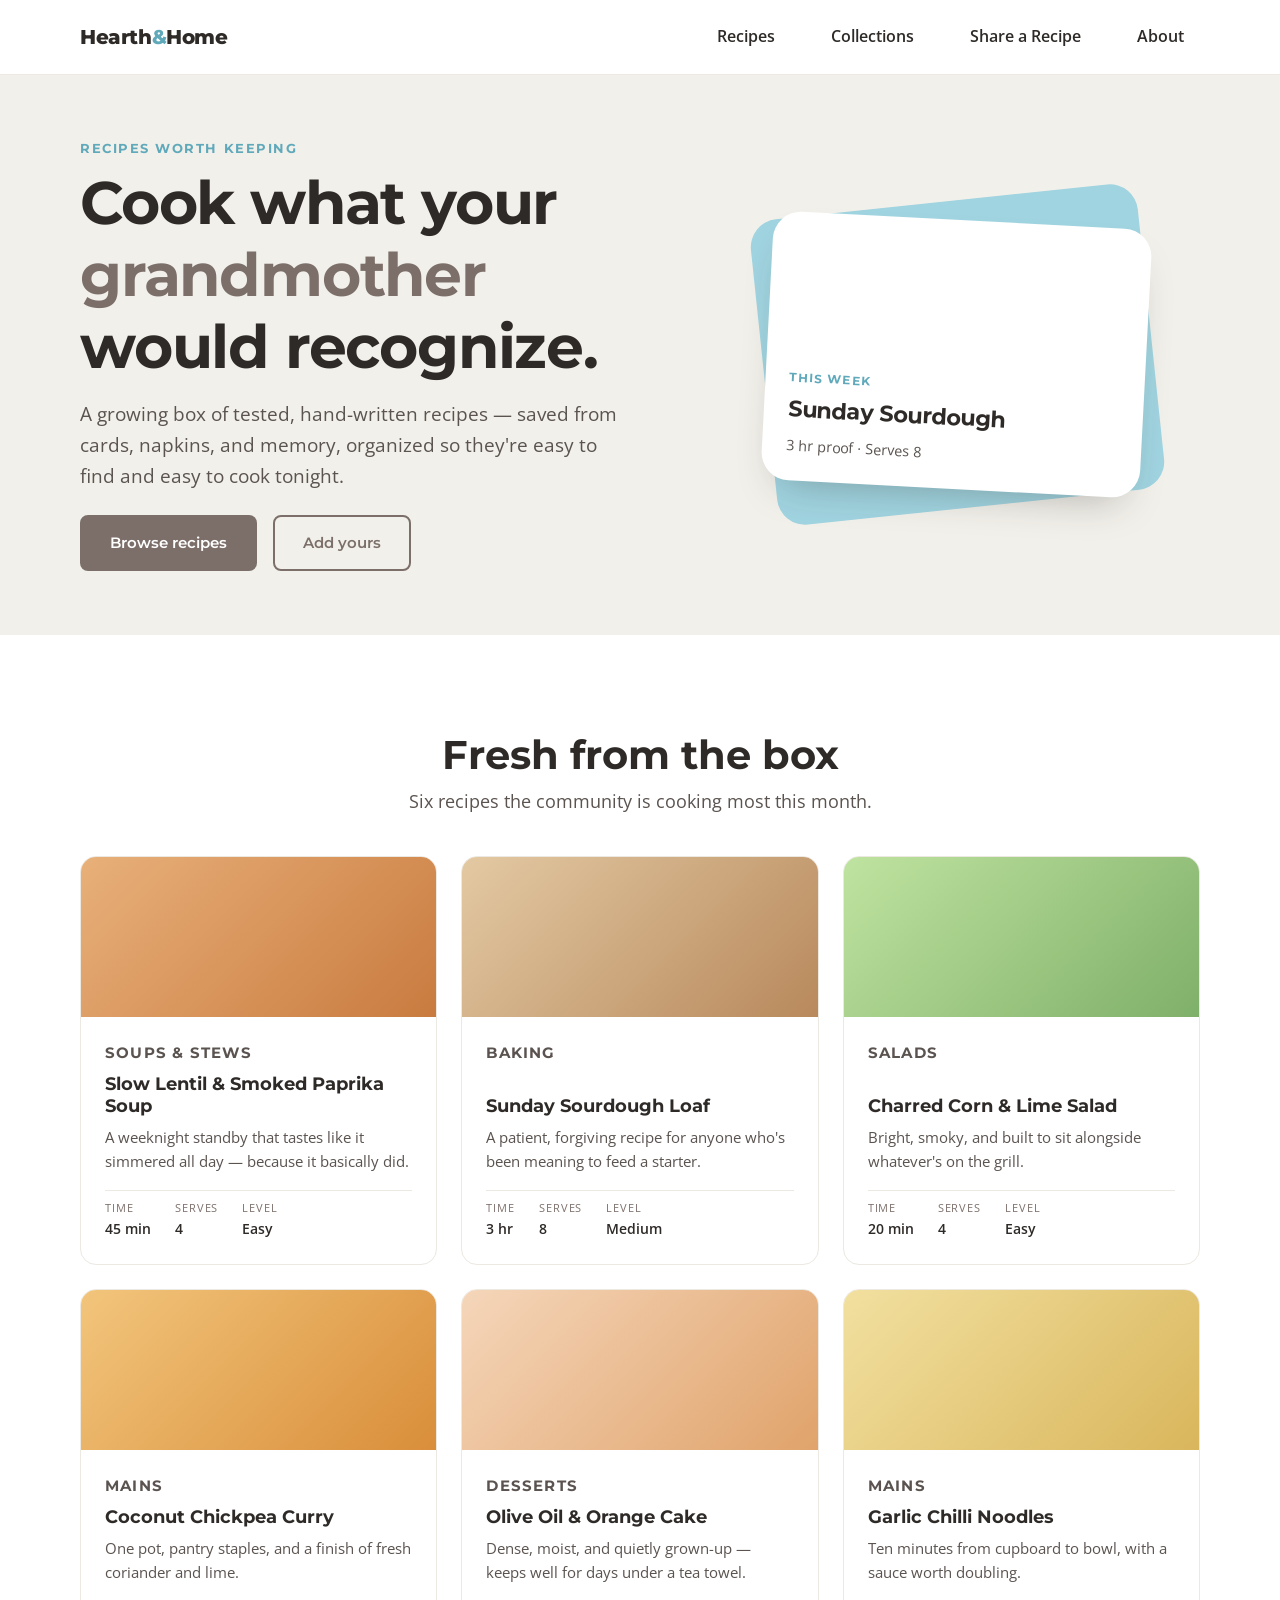
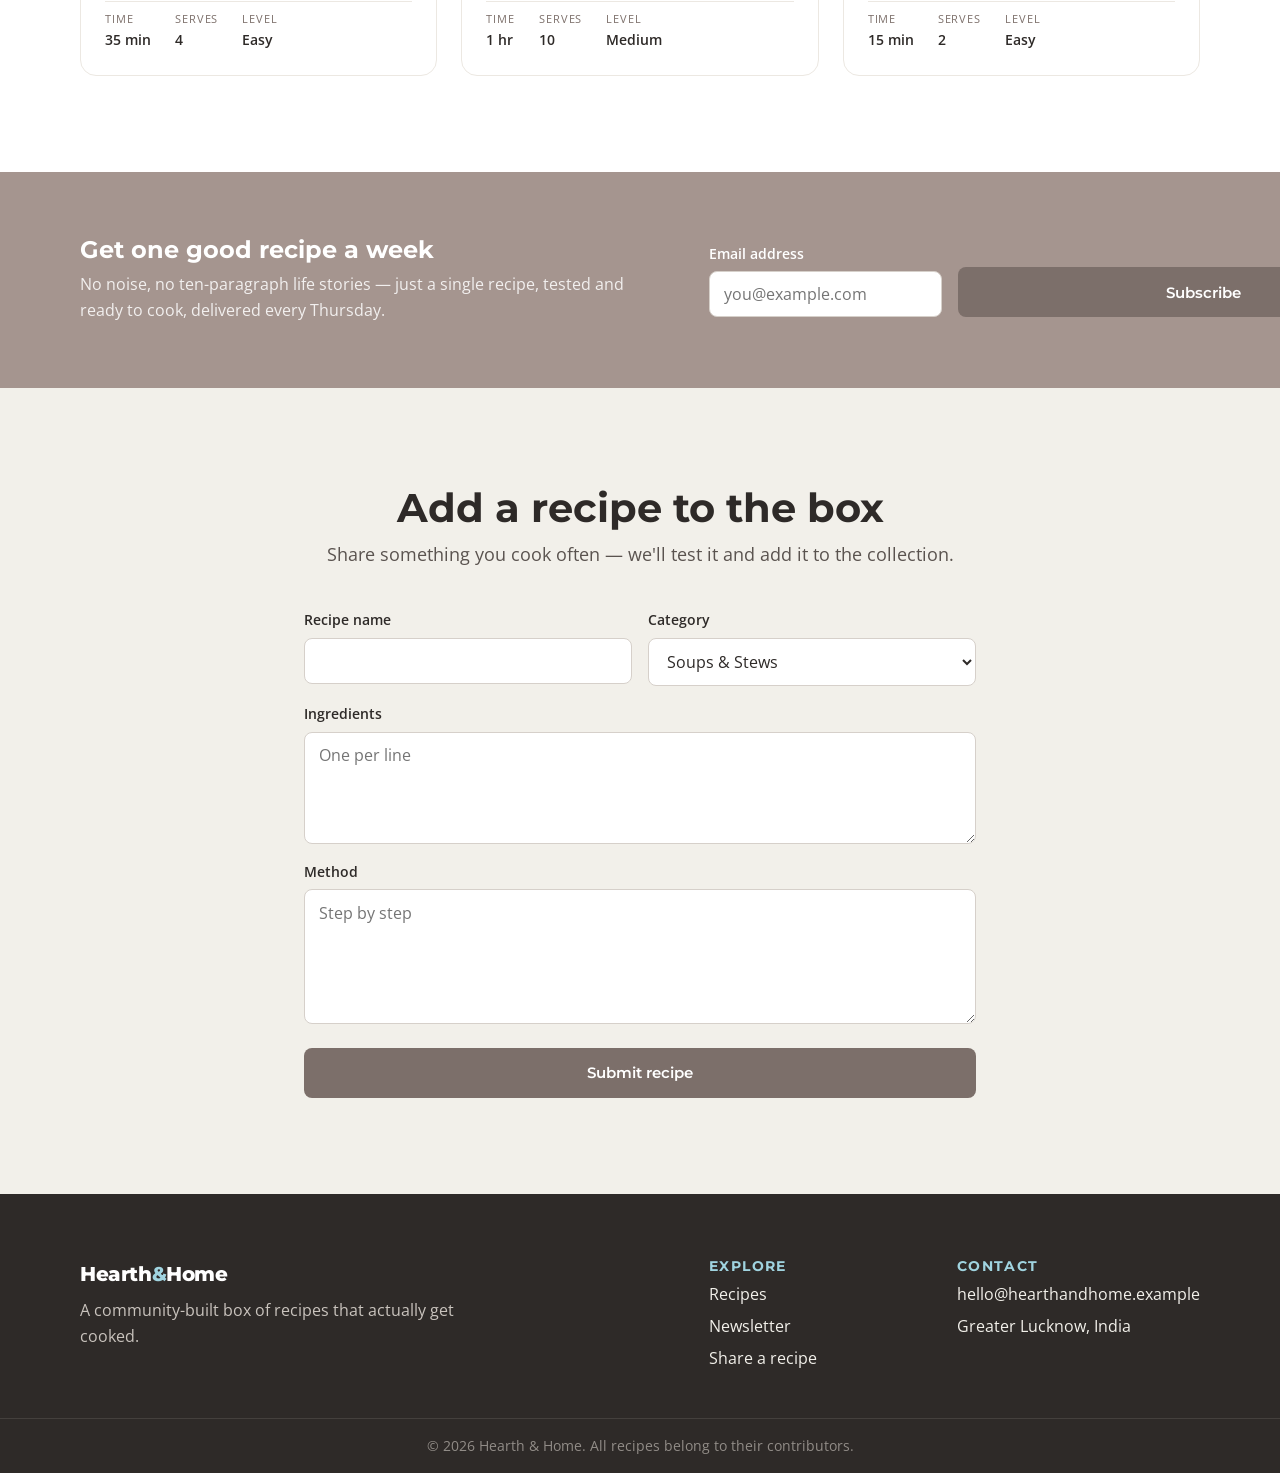
<file: Project 1/index.html>
<!DOCTYPE html>
<html lang="en">
<head>
  <meta charset="UTF-8">
  <meta name="viewport" content="width=device-width, initial-scale=1.0">
  <title>Hearth & Home — Community Recipe Box</title>
  <link rel="preconnect" href="https://fonts.googleapis.com">
  <link rel="preconnect" href="https://fonts.gstatic.com" crossorigin>
  <link href="https://fonts.googleapis.com/css2?family=Montserrat:wght@600;700;800&family=Open+Sans:wght@400;600&display=swap" rel="stylesheet">
  <link rel="stylesheet" href="styles.css">
</head>
<body>

  <header class="site-header">
    <div class="container header-inner">
      <a href="#main" class="logo">Hearth<span>&amp;</span>Home</a>

      <button class="nav-toggle" id="navToggle" aria-expanded="false" aria-controls="primaryNav" aria-label="Toggle navigation menu">
        <span class="nav-toggle__bar"></span>
        <span class="nav-toggle__bar"></span>
        <span class="nav-toggle__bar"></span>
      </button>

      <nav class="primary-nav" id="primaryNav" aria-label="Primary">
        <ul>
          <li><a href="#recipes">Recipes</a></li>
          <li><a href="#collections">Collections</a></li>
          <li><a href="#submit">Share a Recipe</a></li>
          <li><a href="#about">About</a></li>
        </ul>
      </nav>
    </div>
  </header>

  <main id="main">

    <!-- HERO -->
    <section class="hero" aria-labelledby="hero-heading">
      <div class="container hero-inner">
        <div class="hero-copy">
          <p class="eyebrow">Recipes worth keeping</p>
          <h1 id="hero-heading">Cook what your <em>grandmother</em> would recognize.</h1>
          <p class="hero-lede">A growing box of tested, hand-written recipes — saved from cards, napkins, and memory, organized so they're easy to find and easy to cook tonight.</p>
          <div class="hero-actions">
            <a class="btn btn--primary" href="#recipes">Browse recipes</a>
            <a class="btn btn--ghost" href="#submit">Add yours</a>
          </div>
        </div>
        <div class="hero-art" aria-hidden="true">
          <div class="hero-card hero-card--back"></div>
          <div class="hero-card hero-card--front">
            <span class="hero-card__tag">This week</span>
            <span class="hero-card__title">Sunday Sourdough</span>
            <span class="hero-card__meta">3 hr proof · Serves 8</span>
          </div>
        </div>
      </div>
    </section>

    <!-- FEATURED RECIPES -->
    <section class="recipes" id="recipes" aria-labelledby="recipes-heading">
      <div class="container">
        <div class="section-head">
          <h2 id="recipes-heading">Fresh from the box</h2>
          <p>Six recipes the community is cooking most this month.</p>
        </div>

        <div class="recipe-grid">

          <article class="recipe-card">
            <div class="recipe-card__media recipe-card__media--soup" aria-hidden="true"></div>
            <div class="recipe-card__body">
              <p class="recipe-card__category">Soups &amp; Stews</p>
              <h3>Slow Lentil &amp; Smoked Paprika Soup</h3>
              <p>A weeknight standby that tastes like it simmered all day — because it basically did.</p>
              <dl class="recipe-card__meta">
                <div><dt>Time</dt><dd>45 min</dd></div>
                <div><dt>Serves</dt><dd>4</dd></div>
                <div><dt>Level</dt><dd>Easy</dd></div>
              </dl>
            </div>
          </article>

          <article class="recipe-card">
            <div class="recipe-card__media recipe-card__media--bread" aria-hidden="true"></div>
            <div class="recipe-card__body">
              <p class="recipe-card__category">Baking</p>
              <h3>Sunday Sourdough Loaf</h3>
              <p>A patient, forgiving recipe for anyone who's been meaning to feed a starter.</p>
              <dl class="recipe-card__meta">
                <div><dt>Time</dt><dd>3 hr</dd></div>
                <div><dt>Serves</dt><dd>8</dd></div>
                <div><dt>Level</dt><dd>Medium</dd></div>
              </dl>
            </div>
          </article>

          <article class="recipe-card">
            <div class="recipe-card__media recipe-card__media--salad" aria-hidden="true"></div>
            <div class="recipe-card__body">
              <p class="recipe-card__category">Salads</p>
              <h3>Charred Corn &amp; Lime Salad</h3>
              <p>Bright, smoky, and built to sit alongside whatever's on the grill.</p>
              <dl class="recipe-card__meta">
                <div><dt>Time</dt><dd>20 min</dd></div>
                <div><dt>Serves</dt><dd>4</dd></div>
                <div><dt>Level</dt><dd>Easy</dd></div>
              </dl>
            </div>
          </article>

          <article class="recipe-card">
            <div class="recipe-card__media recipe-card__media--curry" aria-hidden="true"></div>
            <div class="recipe-card__body">
              <p class="recipe-card__category">Mains</p>
              <h3>Coconut Chickpea Curry</h3>
              <p>One pot, pantry staples, and a finish of fresh coriander and lime.</p>
              <dl class="recipe-card__meta">
                <div><dt>Time</dt><dd>35 min</dd></div>
                <div><dt>Serves</dt><dd>4</dd></div>
                <div><dt>Level</dt><dd>Easy</dd></div>
              </dl>
            </div>
          </article>

          <article class="recipe-card">
            <div class="recipe-card__media recipe-card__media--cake" aria-hidden="true"></div>
            <div class="recipe-card__body">
              <p class="recipe-card__category">Desserts</p>
              <h3>Olive Oil &amp; Orange Cake</h3>
              <p>Dense, moist, and quietly grown-up — keeps well for days under a tea towel.</p>
              <dl class="recipe-card__meta">
                <div><dt>Time</dt><dd>1 hr</dd></div>
                <div><dt>Serves</dt><dd>10</dd></div>
                <div><dt>Level</dt><dd>Medium</dd></div>
              </dl>
            </div>
          </article>

          <article class="recipe-card">
            <div class="recipe-card__media recipe-card__media--noodles" aria-hidden="true"></div>
            <div class="recipe-card__body">
              <p class="recipe-card__category">Mains</p>
              <h3>Garlic Chilli Noodles</h3>
              <p>Ten minutes from cupboard to bowl, with a sauce worth doubling.</p>
              <dl class="recipe-card__meta">
                <div><dt>Time</dt><dd>15 min</dd></div>
                <div><dt>Serves</dt><dd>2</dd></div>
                <div><dt>Level</dt><dd>Easy</dd></div>
              </dl>
            </div>
          </article>

        </div>
      </div>
    </section>

    <!-- COLLECTIONS / NEWSLETTER -->
    <section class="collections" id="collections" aria-labelledby="collections-heading">
      <div class="container collections-inner">
        <div class="collections-copy">
          <h2 id="collections-heading">Get one good recipe a week</h2>
          <p>No noise, no ten-paragraph life stories — just a single recipe, tested and ready to cook, delivered every Thursday.</p>
        </div>
        <form class="signup-form" aria-label="Newsletter signup">
          <div class="form-field">
            <label for="email">Email address</label>
            <input type="email" id="email" name="email" placeholder="you@example.com" required>
          </div>
          <button type="submit" class="btn btn--primary btn--block">Subscribe</button>
        </form>
      </div>
    </section>

    <!-- SUBMIT A RECIPE -->
    <section class="submit" id="submit" aria-labelledby="submit-heading">
      <div class="container">
        <div class="section-head">
          <h2 id="submit-heading">Add a recipe to the box</h2>
          <p>Share something you cook often — we'll test it and add it to the collection.</p>
        </div>

        <form class="recipe-form" aria-label="Submit a recipe">
          <div class="form-grid">
            <div class="form-field">
              <label for="title">Recipe name</label>
              <input type="text" id="title" name="title" required>
            </div>
            <div class="form-field">
              <label for="category">Category</label>
              <select id="category" name="category">
                <option>Soups &amp; Stews</option>
                <option>Baking</option>
                <option>Salads</option>
                <option>Mains</option>
                <option>Desserts</option>
              </select>
            </div>
            <div class="form-field form-field--full">
              <label for="ingredients">Ingredients</label>
              <textarea id="ingredients" name="ingredients" rows="4" placeholder="One per line"></textarea>
            </div>
            <div class="form-field form-field--full">
              <label for="steps">Method</label>
              <textarea id="steps" name="steps" rows="5" placeholder="Step by step"></textarea>
            </div>
          </div>
          <button type="submit" class="btn btn--primary">Submit recipe</button>
        </form>
      </div>
    </section>

  </main>

  <footer class="site-footer" id="about">
    <div class="container footer-inner">
      <div class="footer-brand">
        <p class="logo">Hearth<span>&amp;</span>Home</p>
        <p>A community-built box of recipes that actually get cooked.</p>
      </div>

      <nav class="footer-nav" aria-label="Footer">
        <div>
          <h3>Explore</h3>
          <ul>
            <li><a href="#recipes">Recipes</a></li>
            <li><a href="#collections">Newsletter</a></li>
            <li><a href="#submit">Share a recipe</a></li>
          </ul>
        </div>
        <div>
          <h3>Contact</h3>
          <ul>
            <li><a href="mailto:hello@hearthandhome.example">hello@hearthandhome.example</a></li>
            <li>Greater Lucknow, India</li>
          </ul>
        </div>
      </nav>
    </div>
    <p class="footer-copy">&copy; 2026 Hearth &amp; Home. All recipes belong to their contributors.</p>
  </footer>

  <script src="script.js"></script>
</body>
</html>
</file>
<file: Project 1/styles.css>
/* ============================
   Tokens
   ============================ */
:root {
  --color-mocha: #A5958F;
  --color-mocha-dark: #7C6F6A;
  --color-ethereal: #A0D4E0;
  --color-ethereal-dark: #5FA9BB;
  --color-moonlit: #F2F0EA;
  --color-ink: #2E2A28;
  --color-ink-soft: #5A534F;
  --color-white: #FFFFFF;

  --font-display: 'Montserrat', sans-serif;
  --font-body: 'Open Sans', sans-serif;

  --radius-sm: 8px;
  --radius-md: 16px;
  --radius-lg: 28px;

  --space-1: 0.5rem;
  --space-2: 1rem;
  --space-3: 1.5rem;
  --space-4: 2.5rem;
  --space-5: 4rem;
  --space-6: 6rem;

  --max-width: 1200px;
}

/* ============================
   Reset
   ============================ */
*, *::before, *::after { box-sizing: border-box; }

html { scroll-behavior: smooth; }

body {
  margin: 0;
  font-family: var(--font-body);
  color: var(--color-ink);
  background: var(--color-white);
  line-height: 1.6;
  -webkit-font-smoothing: antialiased;
}

img { max-width: 100%; display: block; }

ul { list-style: none; margin: 0; padding: 0; }

a { color: inherit; text-decoration: none; }

h1, h2, h3, h4 {
  font-family: var(--font-display);
  font-weight: 700;
  line-height: 1.2;
  margin: 0;
  color: var(--color-ink);
}

p { margin: 0; }

button { font-family: inherit; cursor: pointer; }

@media (prefers-reduced-motion: reduce) {
  html { scroll-behavior: auto; }
  * { animation-duration: 0.01ms !important; transition-duration: 0.01ms !important; }
}

:focus-visible {
  outline: 3px solid var(--color-ethereal-dark);
  outline-offset: 2px;
}

/* ============================
   Layout helpers
   ============================ */
.container {
  width: 100%;
  max-width: var(--max-width);
  margin-inline: auto;
  padding-inline: var(--space-2);
}

@media (min-width: 768px) {
  .container { padding-inline: var(--space-4); }
}

.section-head {
  text-align: center;
  max-width: 42rem;
  margin: 0 auto var(--space-4);
}

.section-head h2 {
  font-size: clamp(1.75rem, 4vw, 2.5rem);
  margin-bottom: var(--space-1);
}

.section-head p {
  color: var(--color-ink-soft);
  font-size: clamp(1rem, 2vw, 1.125rem);
}

/* ============================
   Buttons
   ============================ */
.btn {
  display: inline-flex;
  align-items: center;
  justify-content: center;
  padding: 0.85rem 1.75rem;
  border-radius: var(--radius-sm);
  font-family: var(--font-display);
  font-weight: 600;
  font-size: 0.95rem;
  border: 2px solid transparent;
  transition: transform 0.15s ease, background-color 0.15s ease, color 0.15s ease;
}

.btn--primary {
  background: var(--color-mocha-dark);
  color: var(--color-white);
}

.btn--primary:hover {
  background: var(--color-ink);
  transform: translateY(-2px);
}

.btn--ghost {
  background: transparent;
  border-color: var(--color-mocha-dark);
  color: var(--color-mocha-dark);
}

.btn--ghost:hover {
  background: var(--color-mocha-dark);
  color: var(--color-white);
  transform: translateY(-2px);
}

.btn--block {
  width: 100%;
}

/* ============================
   Header / Nav
   ============================ */
.site-header {
  position: sticky;
  top: 0;
  z-index: 50;
  background: var(--color-white);
  border-bottom: 1px solid #ECE8E2;
}

.header-inner {
  display: flex;
  align-items: center;
  justify-content: space-between;
  padding-block: var(--space-2);
}

.logo {
  font-family: var(--font-display);
  font-weight: 800;
  font-size: 1.25rem;
  letter-spacing: -0.02em;
}

.logo span {
  color: var(--color-ethereal-dark);
}

.nav-toggle {
  display: flex;
  flex-direction: column;
  justify-content: center;
  gap: 5px;
  width: 40px;
  height: 40px;
  background: transparent;
  border: none;
  padding: 8px;
}

.nav-toggle__bar {
  display: block;
  height: 2px;
  width: 100%;
  background: var(--color-ink);
  border-radius: 2px;
  transition: transform 0.2s ease, opacity 0.2s ease;
}

.nav-toggle[aria-expanded="true"] .nav-toggle__bar:nth-child(1) {
  transform: translateY(7px) rotate(45deg);
}
.nav-toggle[aria-expanded="true"] .nav-toggle__bar:nth-child(2) {
  opacity: 0;
}
.nav-toggle[aria-expanded="true"] .nav-toggle__bar:nth-child(3) {
  transform: translateY(-7px) rotate(-45deg);
}

.primary-nav {
  position: absolute;
  top: 100%;
  left: 0;
  right: 0;
  background: var(--color-white);
  border-bottom: 1px solid #ECE8E2;
  max-height: 0;
  overflow: hidden;
  transition: max-height 0.3s ease;
}

.primary-nav.is-open {
  max-height: 16rem;
}

.primary-nav ul {
  display: flex;
  flex-direction: column;
  padding: var(--space-2);
  gap: var(--space-1);
}

.primary-nav a {
  display: block;
  padding: var(--space-1) var(--space-2);
  font-weight: 600;
  border-radius: var(--radius-sm);
}

.primary-nav a:hover {
  background: var(--color-moonlit);
}

@media (min-width: 768px) {
  .nav-toggle { display: none; }

  .primary-nav {
    position: static;
    max-height: none;
    overflow: visible;
    border-bottom: none;
    width: auto;
  }

  .primary-nav ul {
    flex-direction: row;
    padding: 0;
    gap: var(--space-3);
  }

  .primary-nav a:hover {
    background: transparent;
    color: var(--color-ethereal-dark);
  }
}

/* ============================
   Hero
   ============================ */
.hero {
  background: var(--color-moonlit);
  padding-block: var(--space-5);
  overflow: hidden;
}

.hero-inner {
  display: grid;
  gap: var(--space-4);
}

.eyebrow {
  font-family: var(--font-display);
  font-weight: 700;
  text-transform: uppercase;
  letter-spacing: 0.12em;
  font-size: 0.8rem;
  color: var(--color-ethereal-dark);
  margin-bottom: var(--space-1);
}

.hero h1 {
  font-size: clamp(2.25rem, 6vw, 3.75rem);
  letter-spacing: -0.02em;
}

.hero h1 em {
  font-style: normal;
  color: var(--color-mocha-dark);
}

.hero-lede {
  margin-top: var(--space-2);
  font-size: clamp(1rem, 2vw, 1.2rem);
  color: var(--color-ink-soft);
  max-width: 34rem;
}

.hero-actions {
  display: flex;
  flex-wrap: wrap;
  gap: var(--space-2);
  margin-top: var(--space-3);
}

.hero-art {
  position: relative;
  min-height: 16rem;
  display: flex;
  align-items: center;
  justify-content: center;
}

.hero-card {
  border-radius: var(--radius-lg);
  position: absolute;
}

.hero-card--back {
  width: 80%;
  height: 80%;
  background: var(--color-ethereal);
  transform: rotate(-6deg);
}

.hero-card--front {
  width: 78%;
  height: 70%;
  background: var(--color-white);
  box-shadow: 0 20px 40px -20px rgba(46, 42, 40, 0.35);
  display: flex;
  flex-direction: column;
  justify-content: flex-end;
  gap: 0.35rem;
  padding: var(--space-3);
  transform: rotate(3deg);
}

.hero-card__tag {
  font-family: var(--font-display);
  font-size: 0.75rem;
  text-transform: uppercase;
  letter-spacing: 0.1em;
  color: var(--color-ethereal-dark);
  font-weight: 700;
}

.hero-card__title {
  font-family: var(--font-display);
  font-weight: 700;
  font-size: 1.4rem;
}

.hero-card__meta {
  color: var(--color-ink-soft);
  font-size: 0.9rem;
}

@media (min-width: 1024px) {
  .hero-inner {
    grid-template-columns: 1.1fr 0.9fr;
    align-items: center;
  }

  .hero-art { min-height: 24rem; }
}

/* ============================
   Recipe grid
   ============================ */
.recipes {
  padding-block: var(--space-6);
}

.recipe-grid {
  display: grid;
  grid-template-columns: 1fr;
  gap: var(--space-3);
}

@media (min-width: 600px) {
  .recipe-grid {
    grid-template-columns: repeat(2, 1fr);
  }
}

@media (min-width: 1024px) {
  .recipe-grid {
    grid-template-columns: repeat(3, 1fr);
  }
}

.recipe-card {
  display: flex;
  flex-direction: column;
  border-radius: var(--radius-md);
  overflow: hidden;
  background: var(--color-white);
  border: 1px solid #ECE8E2;
  transition: transform 0.2s ease, box-shadow 0.2s ease;
}

.recipe-card:hover {
  transform: translateY(-4px);
  box-shadow: 0 16px 32px -22px rgba(46, 42, 40, 0.35);
}

.recipe-card__media {
  height: 10rem;
  background: linear-gradient(135deg, var(--color-ethereal), var(--color-mocha));
}

.recipe-card__media--soup    { background: linear-gradient(135deg, #E8B07A, #C97B3F); }
.recipe-card__media--bread   { background: linear-gradient(135deg, #E3C9A3, #B8895C); }
.recipe-card__media--salad   { background: linear-gradient(135deg, #BFE3A0, #7FB069); }
.recipe-card__media--curry   { background: linear-gradient(135deg, #F2C57C, #D98E3A); }
.recipe-card__media--cake    { background: linear-gradient(135deg, #F5D6BA, #E0A36B); }
.recipe-card__media--noodles { background: linear-gradient(135deg, #F2E0A0, #D9B65C); }

.recipe-card__body {
  padding: var(--space-3);
  display: flex;
  flex-direction: column;
  gap: var(--space-1);
  flex: 1;
}

.recipe-card__category {
  font-family: var(--font-display);
  font-size: 0.75rem;
  font-weight: 700;
  text-transform: uppercase;
  letter-spacing: 0.08em;
  color: var(--color-ethereal-dark);
}

.recipe-card__body h3 {
  font-size: 1.15rem;
}

.recipe-card__body p {
  color: var(--color-ink-soft);
  font-size: 0.95rem;
  flex: 1;
}

.recipe-card__meta {
  display: flex;
  gap: var(--space-3);
  margin: var(--space-1) 0 0;
  padding-top: var(--space-1);
  border-top: 1px solid #ECE8E2;
}

.recipe-card__meta div { display: flex; flex-direction: column; }

.recipe-card__meta dt {
  font-size: 0.7rem;
  text-transform: uppercase;
  letter-spacing: 0.08em;
  color: var(--color-mocha-dark);
}

.recipe-card__meta dd {
  margin: 0;
  font-weight: 600;
  font-size: 0.9rem;
}

/* ============================
   Collections / Newsletter
   ============================ */
.collections {
  background: var(--color-mocha);
  color: var(--color-white);
  padding-block: var(--space-5);
}

.collections-inner {
  display: grid;
  gap: var(--space-3);
  align-items: center;
}

.collections h2 { color: var(--color-white); }

.collections-copy p {
  color: rgba(255,255,255,0.85);
  margin-top: var(--space-1);
}

.signup-form {
  display: flex;
  flex-direction: column;
  gap: var(--space-2);
}

@media (min-width: 600px) {
  .signup-form {
    flex-direction: row;
    align-items: end;
  }

  .signup-form .form-field { flex: 1; }
  .signup-form .btn { flex-shrink: 0; }
}

@media (min-width: 1024px) {
  .collections-inner {
    grid-template-columns: 1.2fr 1fr;
    gap: var(--space-4);
  }
}

/* ============================
   Forms
   ============================ */
.form-field {
  display: flex;
  flex-direction: column;
  gap: 0.4rem;
}

label {
  font-weight: 600;
  font-size: 0.9rem;
}

.collections label { color: var(--color-white); }

input, select, textarea {
  font-family: var(--font-body);
  font-size: 1rem;
  padding: 0.7rem 0.9rem;
  border-radius: var(--radius-sm);
  border: 1px solid #D6D0CA;
  background: var(--color-white);
  color: var(--color-ink);
}

input:focus, select:focus, textarea:focus {
  border-color: var(--color-ethereal-dark);
}

textarea { resize: vertical; }

/* ============================
   Submit section
   ============================ */
.submit {
  padding-block: var(--space-6);
  background: var(--color-moonlit);
}

.recipe-form {
  max-width: 42rem;
  margin: 0 auto;
  display: flex;
  flex-direction: column;
  gap: var(--space-3);
}

.form-grid {
  display: grid;
  grid-template-columns: 1fr;
  gap: var(--space-2);
}

.form-field--full { grid-column: 1 / -1; }

@media (min-width: 600px) {
  .form-grid { grid-template-columns: 1fr 1fr; }
}

/* ============================
   Footer
   ============================ */
.site-footer {
  background: var(--color-ink);
  color: var(--color-moonlit);
  padding-top: var(--space-5);
}

.footer-inner {
  display: grid;
  gap: var(--space-4);
  padding-bottom: var(--space-4);
}

.footer-brand .logo { color: var(--color-white); }
.footer-brand .logo span { color: var(--color-ethereal); }

.footer-brand p:last-child {
  color: #C9C3BD;
  margin-top: var(--space-1);
  max-width: 24rem;
}

.footer-nav {
  display: grid;
  grid-template-columns: repeat(2, 1fr);
  gap: var(--space-3);
}

.footer-nav h3 {
  font-size: 0.85rem;
  text-transform: uppercase;
  letter-spacing: 0.1em;
  color: var(--color-ethereal);
  margin-bottom: var(--space-1);
}

.footer-nav li { margin-bottom: 0.4rem; }

.footer-nav a:hover { color: var(--color-ethereal); }

@media (min-width: 768px) {
  .footer-inner {
    grid-template-columns: 1.2fr 1fr;
    align-items: start;
  }
}

.footer-copy {
  text-align: center;
  font-size: 0.85rem;
  color: #918C87;
  border-top: 1px solid #44403D;
  padding: var(--space-2);
}
</file>
